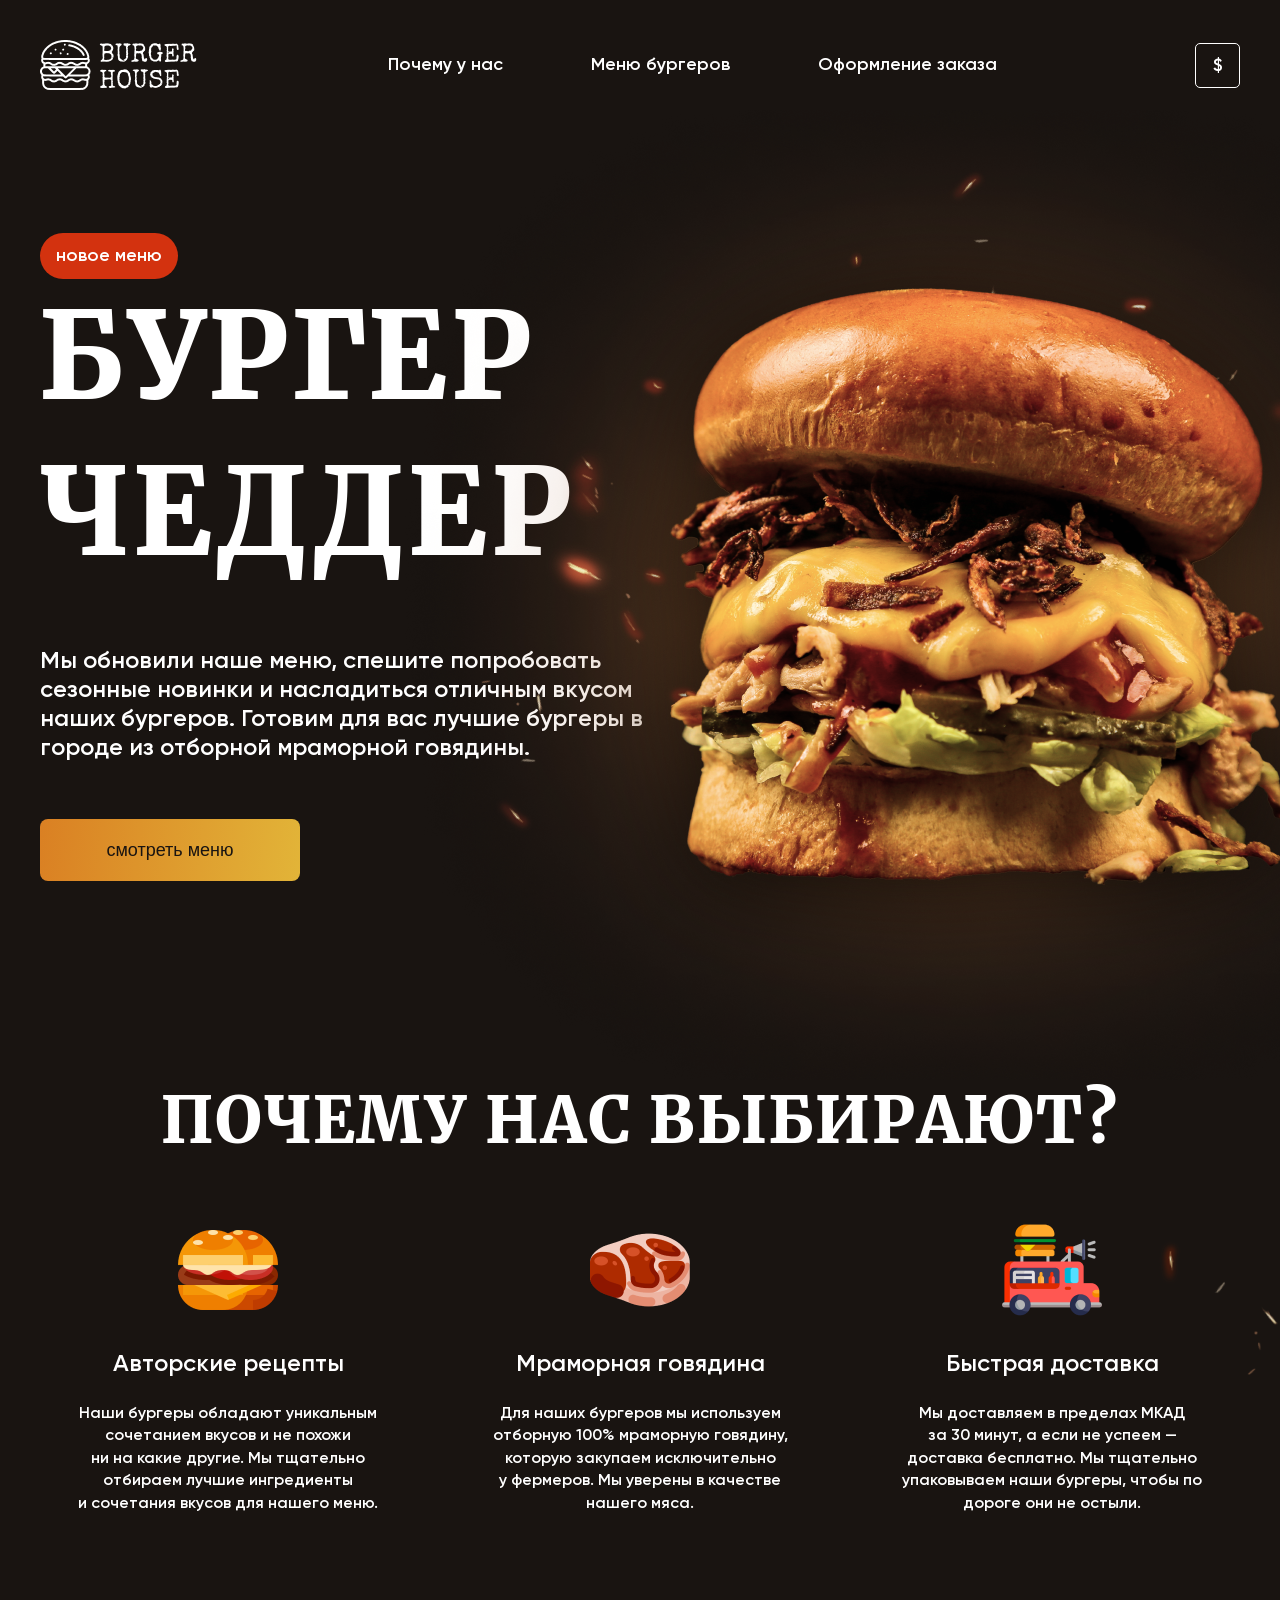
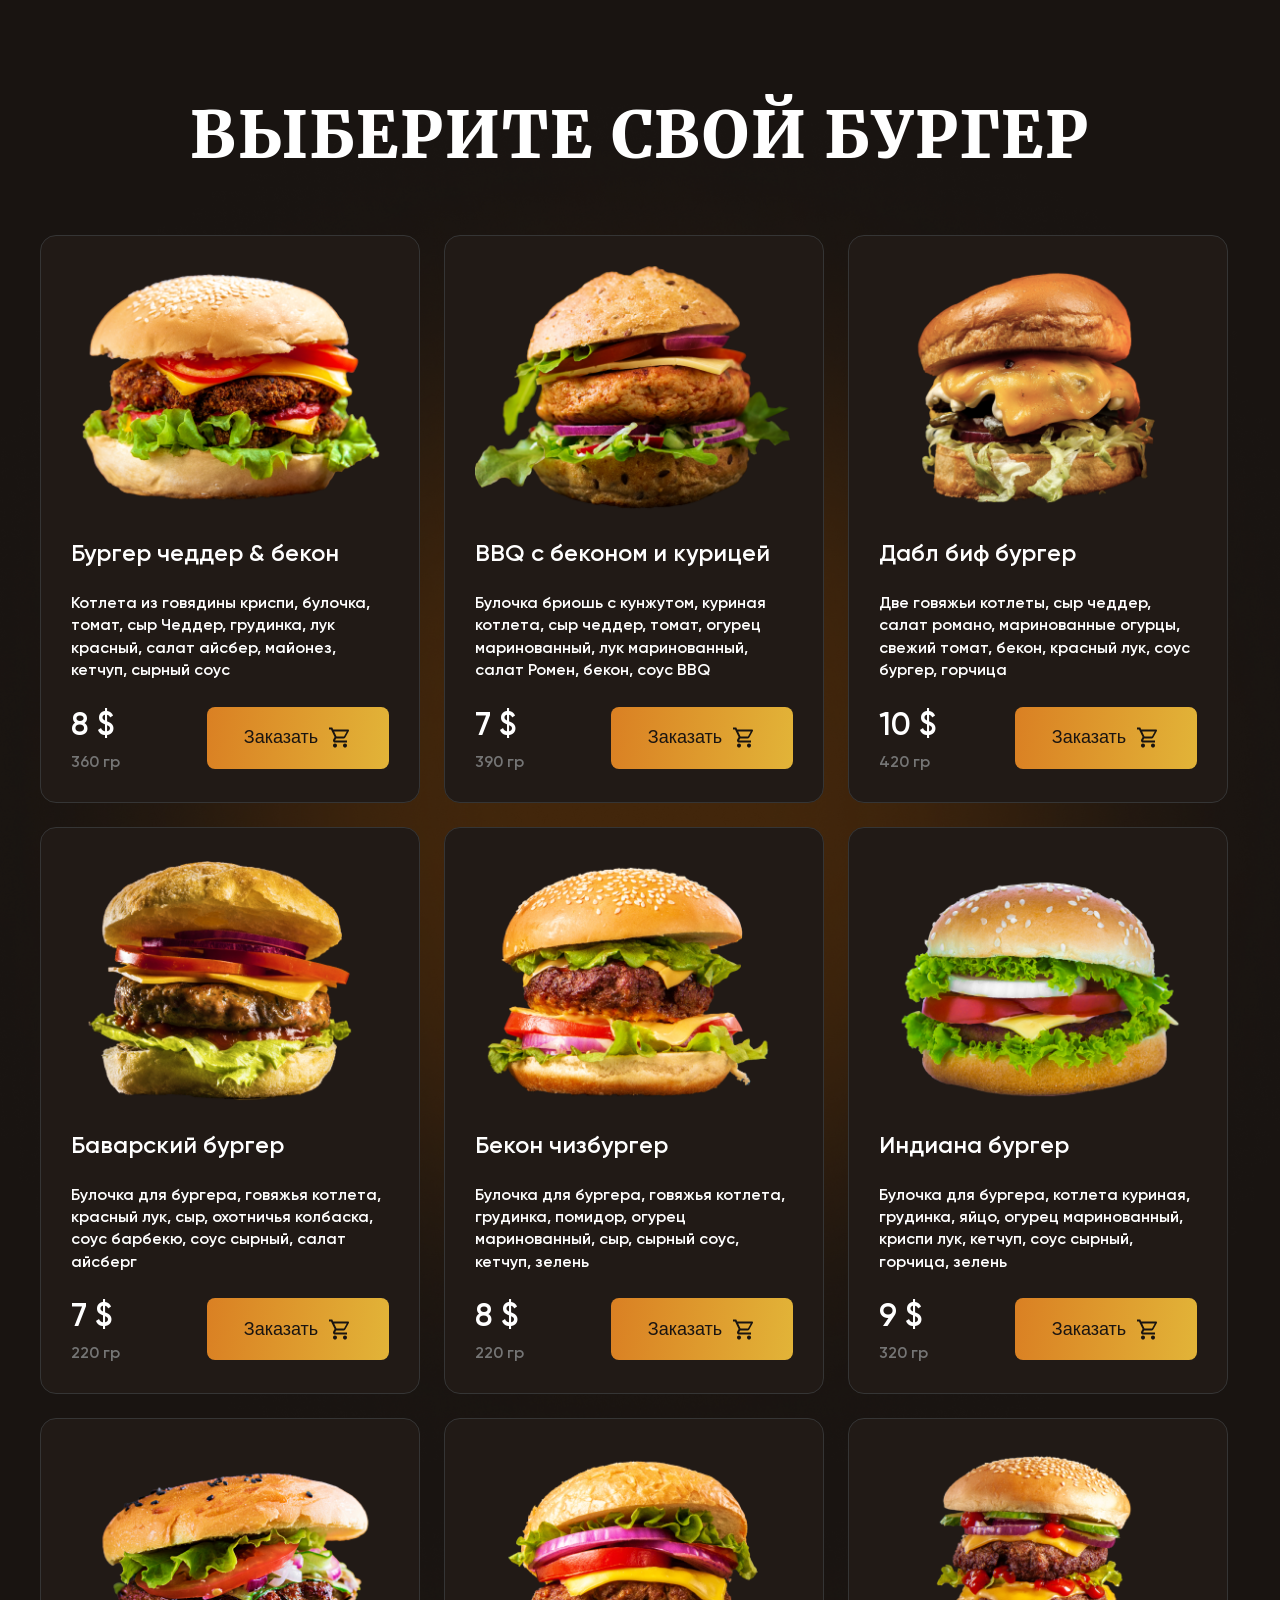
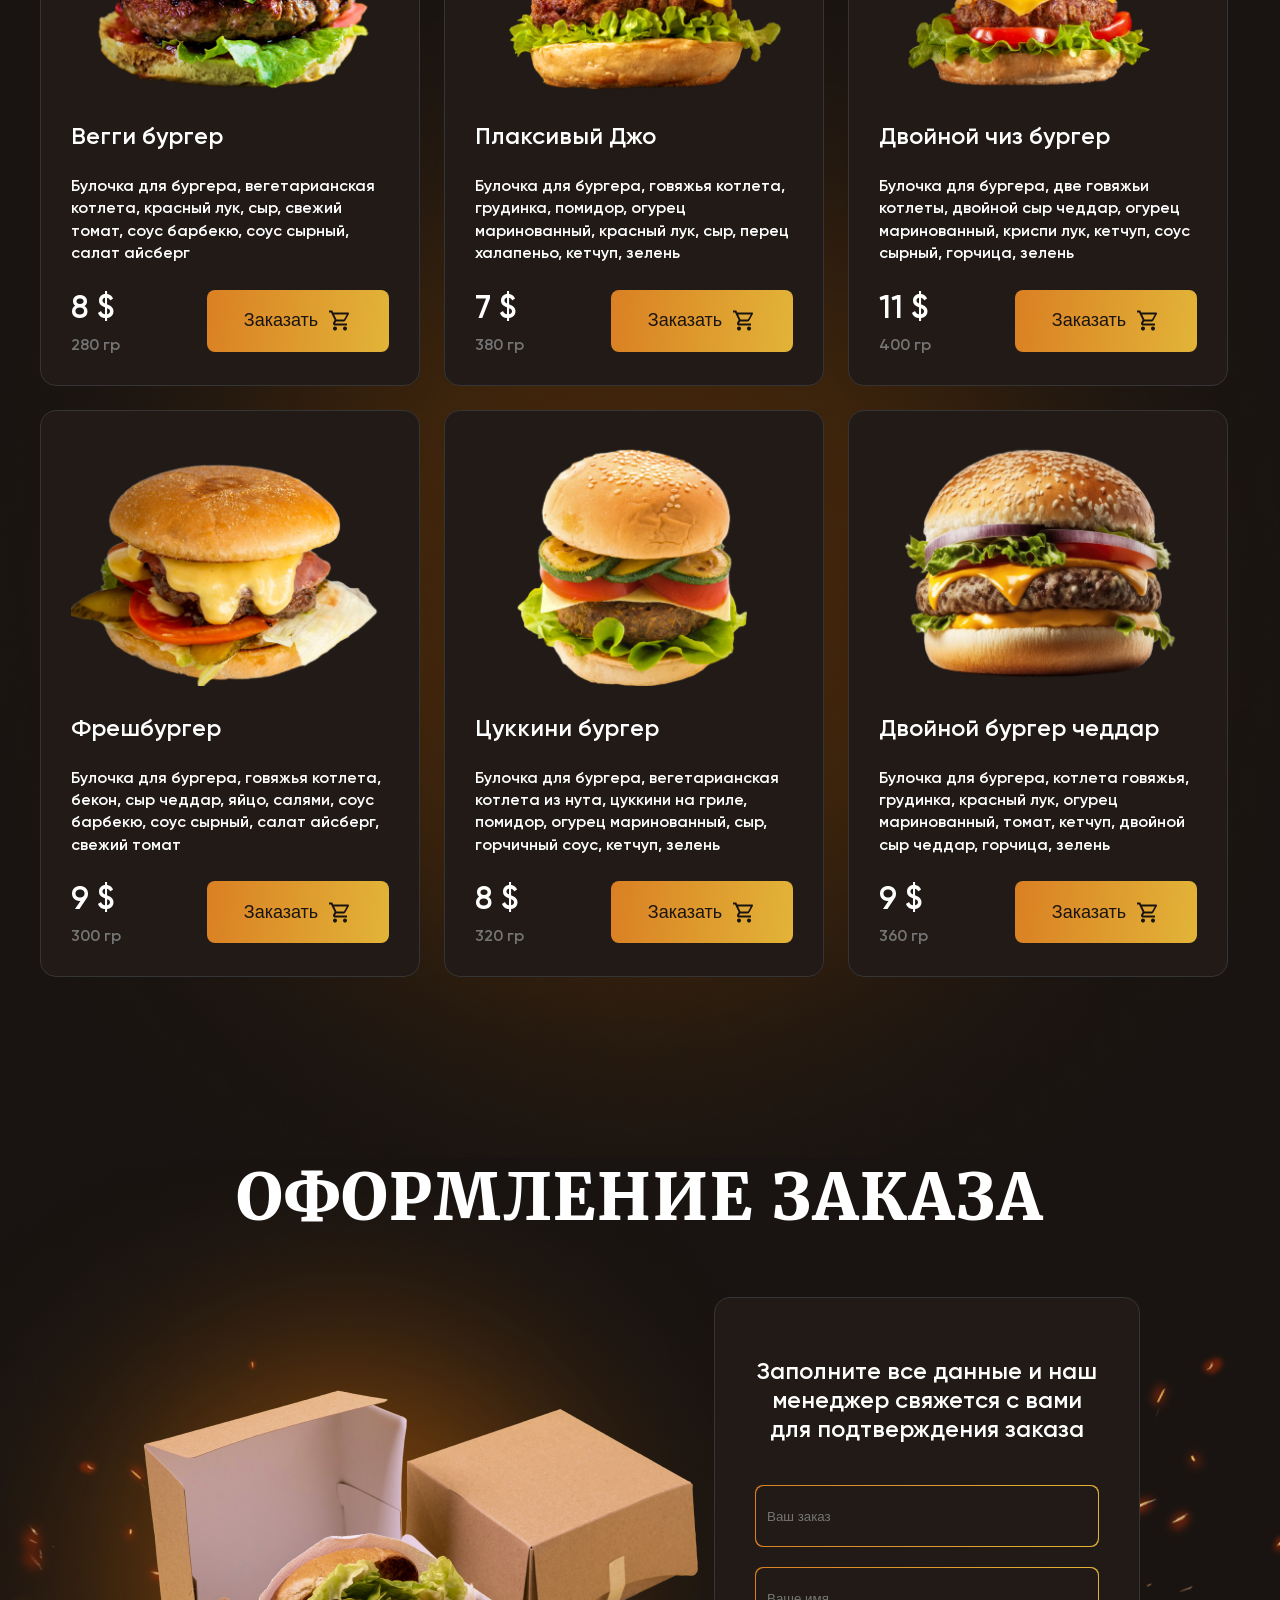
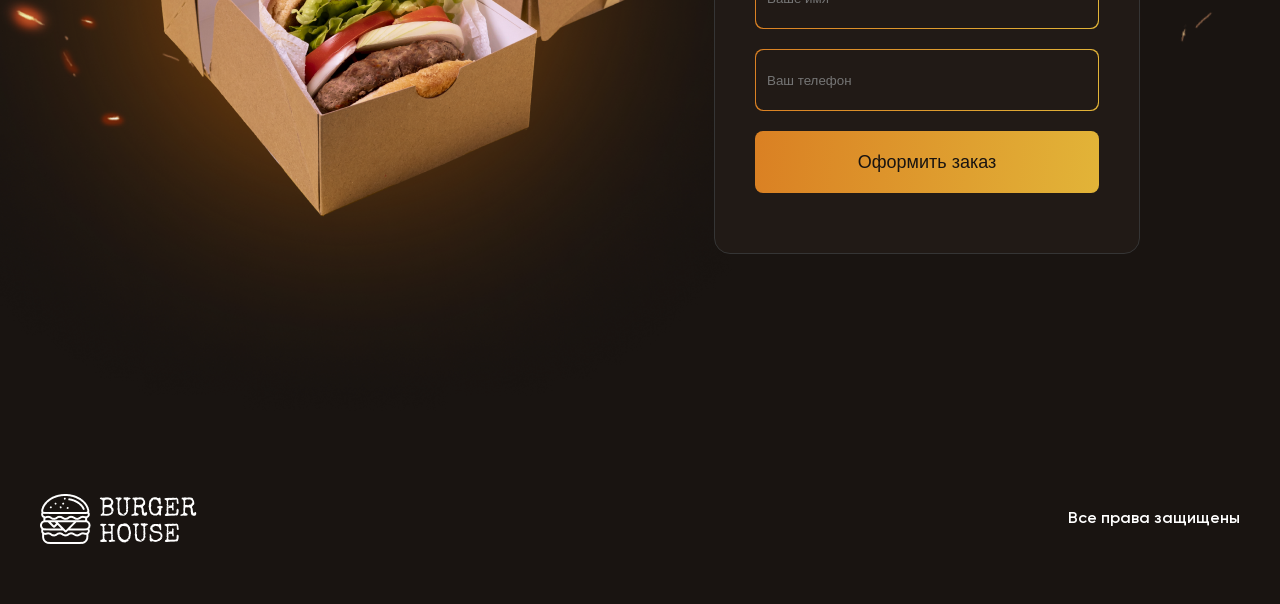
<file: burgers-intensive/index.html>
<!DOCTYPE html>
<html lang="en">
<head>
    <meta charset="UTF-8">
    <title>бургер чеддер</title>
    <link rel="stylesheet" href="styles/style.css">
</head>
<body>
<section class="main">
    <header class="header">
        <div class="container">
            <div class="logo">
                <img src="images/Logo.png" alt="logo"/>
            </div>
            <nav class="menu">
                <ul class="menu-list">
                    <li class="menu-item">
                        <a data-link="why">
                            Почему у нас
                        </a>
                    </li>
                    <li class="menu-item">
                        <a data-link="products">
                            Меню бургеров
                        </a>
                    </li>
                    <li class="menu-item">
                        <a data-link="order">
                            Оформление заказа
                        </a>
                    </li>
                </ul>
            </nav>
            <div class="currency" title="Изменить валюту" id="change-currency">$</div>
        </div>
    </header>


    <section class="main-content">
        <div class="container">
            <div class="main-info">
                <span class="main-small-info">новое меню</span>
                <h1 class="main-title">бургер чеддер</h1>
                <p class="main-text">
                    Мы обновили наше меню, спешите попробовать сезонные новинки и насладиться отличным вкусом наших
                    бургеров.
                    Готовим для вас лучшие бургеры в городе из отборной мраморной говядины.
                </p>
                <div class="main-action">
                    <button class="button" id="main-action-button">смотреть меню</button>
                </div>
            </div>

            <img src="images/main_burger.png" alt="big burger" class="main-images"/>

        </div>
    </section>
</section>

<section class="why" id="why">
    <div class="container">
        <div class="why-title common-title">почему нас выбирают?</div>
        <div class="why-items">
            <div class="why-item">
                <img src="images/burger.png" alt="burger"/>
                <div class="why-item-title">Авторские рецепты</div>
                <div class="why-item-text">
                    Наши бургеры обладают уникальным сочетанием вкусов и не похожи ни на какие другие. Мы тщательно
                    отбираем лучшие ингредиенты и сочетания вкусов для нашего меню.
                </div>
            </div>
            <div class="why-item">
                <img src="images/meat.png" alt="meat"/>
                <div class="why-item-title">Мраморная говядина</div>
                <div class="why-item-text">
                    Для наших бургеров мы используем отборную 100% мраморную говядину, которую закупаем
                    исключительно
                    у фермеров. Мы уверены в качестве нашего мяса.
                </div>
            </div>
            <div class="why-item">
                <img src="images/foodTruck.png" alt="food_truck"/>
                <div class="why-item-title">Быстрая доставка</div>
                <div class="why-item-text">
                    Мы доставляем в пределах МКАД за 30 минут, а если не успеем — доставка бесплатно. Мы тщательно
                    упаковываем наши бургеры, чтобы по дороге они не остыли.
                </div>
            </div>
        </div>
    </div>
</section>
<section class="products" id="products">
    <div class="container">
        <div class="products-title common-title">
            выберите свой бургер
        </div>
        <div class="products-items">
            <div class="products-item">
                <div class="products-item-image">
                    <img src="images/1.png" alt="burger"/>
                </div>
                <div class="products-item-title">
                    Бургер чеддер & бекон
                </div>
                <div class="products-item-text">
                    Котлета из говядины криспи, булочка, томат, сыр Чеддер, грудинка, лук красный, салат айсбер,
                    майонез, кетчуп, сырный соус
                </div>
                <div class="products-item-extra">
                    <div class="products-item-info">
                        <div class="products-item-price" data-base-prise="8">8 $</div>
                        <div class="products-item-weight">360 гр</div>
                    </div>
                    <div class="products-item-action">
                        <button class="button product-button">
                        <span>
                            Заказать
                        </span>
                            <svg xmlns="http://www.w3.org/2000/svg" width="24" height="25" viewBox="0 0 24 25"
                                 fill="none">
                                <path d="M17 18.5C17.5304 18.5 18.0391 18.7107 18.4142 19.0858C18.7893 19.4609 19 19.9696 19 20.5C19 21.0304 18.7893 21.5391 18.4142 21.9142C18.0391 22.2893 17.5304 22.5 17 22.5C16.4696 22.5 15.9609 22.2893 15.5858 21.9142C15.2107 21.5391 15 21.0304 15 20.5C15 19.39 15.89 18.5 17 18.5ZM1 2.5H4.27L5.21 4.5H20C20.2652 4.5 20.5196 4.60536 20.7071 4.79289C20.8946 4.98043 21 5.23478 21 5.5C21 5.67 20.95 5.84 20.88 6L17.3 12.47C16.96 13.08 16.3 13.5 15.55 13.5H8.1L7.2 15.13L7.17 15.25C7.17 15.3163 7.19634 15.3799 7.24322 15.4268C7.29011 15.4737 7.3537 15.5 7.42 15.5H19V17.5H7C6.46957 17.5 5.96086 17.2893 5.58579 16.9142C5.21071 16.5391 5 16.0304 5 15.5C5 15.15 5.09 14.82 5.24 14.54L6.6 12.09L3 4.5H1V2.5ZM7 18.5C7.53043 18.5 8.03914 18.7107 8.41421 19.0858C8.78929 19.4609 9 19.9696 9 20.5C9 21.0304 8.78929 21.5391 8.41421 21.9142C8.03914 22.2893 7.53043 22.5 7 22.5C6.46957 22.5 5.96086 22.2893 5.58579 21.9142C5.21071 21.5391 5 21.0304 5 20.5C5 19.39 5.89 18.5 7 18.5ZM16 11.5L18.78 6.5H6.14L8.5 11.5H16Z"
                                      fill="#191411"/>
                            </svg>
                        </button>
                    </div>
                </div>
            </div>
            <div class="products-item">
                <div class="products-item-image">
                    <img src="images/2.png" alt="burger"/>
                </div>
                <div class="products-item-title">
                    BBQ с беконом и курицей
                </div>
                <div class="products-item-text">
                    Булочка бриошь с кунжутом, куриная котлета, сыр чеддер, томат, огурец маринованный, лук
                    маринованный, салат Ромен, бекон, соус BBQ
                </div>
                <div class="products-item-extra">
                    <div class="products-item-info">
                        <div class="products-item-price" data-base-prise="7">7 $</div>
                        <div class="products-item-weight">390 гр</div>
                    </div>
                    <div class="products-item-action">
                        <button class="button product-button">
                        <span>
                            Заказать
                        </span>
                            <svg xmlns="http://www.w3.org/2000/svg" width="24" height="25" viewBox="0 0 24 25"
                                 fill="none">
                                <path d="M17 18.5C17.5304 18.5 18.0391 18.7107 18.4142 19.0858C18.7893 19.4609 19 19.9696 19 20.5C19 21.0304 18.7893 21.5391 18.4142 21.9142C18.0391 22.2893 17.5304 22.5 17 22.5C16.4696 22.5 15.9609 22.2893 15.5858 21.9142C15.2107 21.5391 15 21.0304 15 20.5C15 19.39 15.89 18.5 17 18.5ZM1 2.5H4.27L5.21 4.5H20C20.2652 4.5 20.5196 4.60536 20.7071 4.79289C20.8946 4.98043 21 5.23478 21 5.5C21 5.67 20.95 5.84 20.88 6L17.3 12.47C16.96 13.08 16.3 13.5 15.55 13.5H8.1L7.2 15.13L7.17 15.25C7.17 15.3163 7.19634 15.3799 7.24322 15.4268C7.29011 15.4737 7.3537 15.5 7.42 15.5H19V17.5H7C6.46957 17.5 5.96086 17.2893 5.58579 16.9142C5.21071 16.5391 5 16.0304 5 15.5C5 15.15 5.09 14.82 5.24 14.54L6.6 12.09L3 4.5H1V2.5ZM7 18.5C7.53043 18.5 8.03914 18.7107 8.41421 19.0858C8.78929 19.4609 9 19.9696 9 20.5C9 21.0304 8.78929 21.5391 8.41421 21.9142C8.03914 22.2893 7.53043 22.5 7 22.5C6.46957 22.5 5.96086 22.2893 5.58579 21.9142C5.21071 21.5391 5 21.0304 5 20.5C5 19.39 5.89 18.5 7 18.5ZM16 11.5L18.78 6.5H6.14L8.5 11.5H16Z"
                                      fill="#191411"/>
                            </svg>
                        </button>
                    </div>

                </div>
            </div>
            <div class="products-item">
                <div class="products-item-image">
                    <img src="images/3.png" alt="burger"/>
                </div>
                <div class="products-item-title">
                    Дабл биф бургер
                </div>
                <div class="products-item-text">
                    Две говяжьи котлеты, сыр чеддер, салат романо, маринованные огурцы, свежий томат, бекон, красный
                    лук, соус бургер, горчица
                </div>
                <div class="products-item-extra">
                    <div class="products-item-info">
                        <div class="products-item-price" data-base-prise="10">10 $</div>
                        <div class="products-item-weight">420 гр</div>
                    </div>
                    <div class="products-item-action">
                        <button class="button product-button">
                        <span>
                            Заказать
                        </span>
                            <svg xmlns="http://www.w3.org/2000/svg" width="24" height="25" viewBox="0 0 24 25"
                                 fill="none">
                                <path d="M17 18.5C17.5304 18.5 18.0391 18.7107 18.4142 19.0858C18.7893 19.4609 19 19.9696 19 20.5C19 21.0304 18.7893 21.5391 18.4142 21.9142C18.0391 22.2893 17.5304 22.5 17 22.5C16.4696 22.5 15.9609 22.2893 15.5858 21.9142C15.2107 21.5391 15 21.0304 15 20.5C15 19.39 15.89 18.5 17 18.5ZM1 2.5H4.27L5.21 4.5H20C20.2652 4.5 20.5196 4.60536 20.7071 4.79289C20.8946 4.98043 21 5.23478 21 5.5C21 5.67 20.95 5.84 20.88 6L17.3 12.47C16.96 13.08 16.3 13.5 15.55 13.5H8.1L7.2 15.13L7.17 15.25C7.17 15.3163 7.19634 15.3799 7.24322 15.4268C7.29011 15.4737 7.3537 15.5 7.42 15.5H19V17.5H7C6.46957 17.5 5.96086 17.2893 5.58579 16.9142C5.21071 16.5391 5 16.0304 5 15.5C5 15.15 5.09 14.82 5.24 14.54L6.6 12.09L3 4.5H1V2.5ZM7 18.5C7.53043 18.5 8.03914 18.7107 8.41421 19.0858C8.78929 19.4609 9 19.9696 9 20.5C9 21.0304 8.78929 21.5391 8.41421 21.9142C8.03914 22.2893 7.53043 22.5 7 22.5C6.46957 22.5 5.96086 22.2893 5.58579 21.9142C5.21071 21.5391 5 21.0304 5 20.5C5 19.39 5.89 18.5 7 18.5ZM16 11.5L18.78 6.5H6.14L8.5 11.5H16Z"
                                      fill="#191411"/>
                            </svg>
                        </button>
                    </div>

                </div>
            </div>
            <div class="products-item">
                <div class="products-item-image">
                    <img src="images/4.png" alt="burger"/>
                </div>
                <div class="products-item-title">
                    Баварский бургер
                </div>
                <div class="products-item-text">
                    Булочка для бургера, говяжья котлета, красный лук, сыр, охотничья колбаска, соус барбекю, соус
                    сырный, салат айсберг
                </div>
                <div class="products-item-extra">
                    <div class="products-item-info">
                        <div class="products-item-price" data-base-prise="7">7 $</div>
                        <div class="products-item-weight">220 гр</div>
                    </div>
                    <div class="products-item-action">
                        <button class="button product-button">
                        <span>
                            Заказать
                        </span>
                            <svg xmlns="http://www.w3.org/2000/svg" width="24" height="25" viewBox="0 0 24 25"
                                 fill="none">
                                <path d="M17 18.5C17.5304 18.5 18.0391 18.7107 18.4142 19.0858C18.7893 19.4609 19 19.9696 19 20.5C19 21.0304 18.7893 21.5391 18.4142 21.9142C18.0391 22.2893 17.5304 22.5 17 22.5C16.4696 22.5 15.9609 22.2893 15.5858 21.9142C15.2107 21.5391 15 21.0304 15 20.5C15 19.39 15.89 18.5 17 18.5ZM1 2.5H4.27L5.21 4.5H20C20.2652 4.5 20.5196 4.60536 20.7071 4.79289C20.8946 4.98043 21 5.23478 21 5.5C21 5.67 20.95 5.84 20.88 6L17.3 12.47C16.96 13.08 16.3 13.5 15.55 13.5H8.1L7.2 15.13L7.17 15.25C7.17 15.3163 7.19634 15.3799 7.24322 15.4268C7.29011 15.4737 7.3537 15.5 7.42 15.5H19V17.5H7C6.46957 17.5 5.96086 17.2893 5.58579 16.9142C5.21071 16.5391 5 16.0304 5 15.5C5 15.15 5.09 14.82 5.24 14.54L6.6 12.09L3 4.5H1V2.5ZM7 18.5C7.53043 18.5 8.03914 18.7107 8.41421 19.0858C8.78929 19.4609 9 19.9696 9 20.5C9 21.0304 8.78929 21.5391 8.41421 21.9142C8.03914 22.2893 7.53043 22.5 7 22.5C6.46957 22.5 5.96086 22.2893 5.58579 21.9142C5.21071 21.5391 5 21.0304 5 20.5C5 19.39 5.89 18.5 7 18.5ZM16 11.5L18.78 6.5H6.14L8.5 11.5H16Z"
                                      fill="#191411"/>
                            </svg>
                        </button>
                    </div>

                </div>
            </div>
            <div class="products-item">
                <div class="products-item-image">
                    <img src="images/5.png" alt="burger"/>
                </div>
                <div class="products-item-title">
                    Бекон чизбургер
                </div>
                <div class="products-item-text">
                    Булочка для бургера, говяжья котлета, грудинка, помидор, огурец маринованный, сыр, сырный соус,
                    кетчуп, зелень
                </div>
                <div class="products-item-extra">
                    <div class="products-item-info">
                        <div class="products-item-price" data-base-prise="8">8 $</div>
                        <div class="products-item-weight">220 гр</div>
                    </div>
                    <div class="products-item-action">
                        <button class="button product-button">
                        <span>
                            Заказать
                        </span>
                            <svg xmlns="http://www.w3.org/2000/svg" width="24" height="25" viewBox="0 0 24 25"
                                 fill="none">
                                <path d="M17 18.5C17.5304 18.5 18.0391 18.7107 18.4142 19.0858C18.7893 19.4609 19 19.9696 19 20.5C19 21.0304 18.7893 21.5391 18.4142 21.9142C18.0391 22.2893 17.5304 22.5 17 22.5C16.4696 22.5 15.9609 22.2893 15.5858 21.9142C15.2107 21.5391 15 21.0304 15 20.5C15 19.39 15.89 18.5 17 18.5ZM1 2.5H4.27L5.21 4.5H20C20.2652 4.5 20.5196 4.60536 20.7071 4.79289C20.8946 4.98043 21 5.23478 21 5.5C21 5.67 20.95 5.84 20.88 6L17.3 12.47C16.96 13.08 16.3 13.5 15.55 13.5H8.1L7.2 15.13L7.17 15.25C7.17 15.3163 7.19634 15.3799 7.24322 15.4268C7.29011 15.4737 7.3537 15.5 7.42 15.5H19V17.5H7C6.46957 17.5 5.96086 17.2893 5.58579 16.9142C5.21071 16.5391 5 16.0304 5 15.5C5 15.15 5.09 14.82 5.24 14.54L6.6 12.09L3 4.5H1V2.5ZM7 18.5C7.53043 18.5 8.03914 18.7107 8.41421 19.0858C8.78929 19.4609 9 19.9696 9 20.5C9 21.0304 8.78929 21.5391 8.41421 21.9142C8.03914 22.2893 7.53043 22.5 7 22.5C6.46957 22.5 5.96086 22.2893 5.58579 21.9142C5.21071 21.5391 5 21.0304 5 20.5C5 19.39 5.89 18.5 7 18.5ZM16 11.5L18.78 6.5H6.14L8.5 11.5H16Z"
                                      fill="#191411"/>
                            </svg>
                        </button>
                    </div>

                </div>
            </div>
            <div class="products-item">
                <div class="products-item-image">
                    <img src="images/6.png" alt="burger"/></div>
                <div class="products-item-title">
                    Индиана бургер
                </div>
                <div class="products-item-text">
                    Булочка для бургера, котлета куриная, грудинка, яйцо, огурец маринованный, криспи лук, кетчуп, соус
                    сырный, горчица, зелень
                </div>
                <div class="products-item-extra">
                    <div class="products-item-info">
                        <div class="products-item-price" data-base-prise="9">9 $</div>
                        <div class="products-item-weight">320 гр</div>
                    </div>
                    <div class="products-item-action">
                        <button class="button product-button">
                        <span>
                            Заказать
                        </span>
                            <svg xmlns="http://www.w3.org/2000/svg" width="24" height="25" viewBox="0 0 24 25"
                                 fill="none">
                                <path d="M17 18.5C17.5304 18.5 18.0391 18.7107 18.4142 19.0858C18.7893 19.4609 19 19.9696 19 20.5C19 21.0304 18.7893 21.5391 18.4142 21.9142C18.0391 22.2893 17.5304 22.5 17 22.5C16.4696 22.5 15.9609 22.2893 15.5858 21.9142C15.2107 21.5391 15 21.0304 15 20.5C15 19.39 15.89 18.5 17 18.5ZM1 2.5H4.27L5.21 4.5H20C20.2652 4.5 20.5196 4.60536 20.7071 4.79289C20.8946 4.98043 21 5.23478 21 5.5C21 5.67 20.95 5.84 20.88 6L17.3 12.47C16.96 13.08 16.3 13.5 15.55 13.5H8.1L7.2 15.13L7.17 15.25C7.17 15.3163 7.19634 15.3799 7.24322 15.4268C7.29011 15.4737 7.3537 15.5 7.42 15.5H19V17.5H7C6.46957 17.5 5.96086 17.2893 5.58579 16.9142C5.21071 16.5391 5 16.0304 5 15.5C5 15.15 5.09 14.82 5.24 14.54L6.6 12.09L3 4.5H1V2.5ZM7 18.5C7.53043 18.5 8.03914 18.7107 8.41421 19.0858C8.78929 19.4609 9 19.9696 9 20.5C9 21.0304 8.78929 21.5391 8.41421 21.9142C8.03914 22.2893 7.53043 22.5 7 22.5C6.46957 22.5 5.96086 22.2893 5.58579 21.9142C5.21071 21.5391 5 21.0304 5 20.5C5 19.39 5.89 18.5 7 18.5ZM16 11.5L18.78 6.5H6.14L8.5 11.5H16Z"
                                      fill="#191411"/>
                            </svg>
                        </button>
                    </div>

                </div>
            </div>
            <div class="products-item">
                <div class="products-item-image">
                    <img src="images/7.png" alt="burger"/></div>
                <div class="products-item-title">
                    Вегги бургер
                </div>
                <div class="products-item-text">
                    Булочка для бургера, вегетарианская котлета, красный лук, сыр, свежий томат, соус барбекю, соус
                    сырный, салат айсберг
                </div>
                <div class="products-item-extra">
                    <div class="products-item-info">
                        <div class="products-item-price" data-base-prise="8">8 $</div>
                        <div class="products-item-weight">280 гр</div>
                    </div>
                    <div class="products-item-action">
                        <button class="button product-button">
                        <span>
                            Заказать
                        </span>
                            <svg xmlns="http://www.w3.org/2000/svg" width="24" height="25" viewBox="0 0 24 25"
                                 fill="none">
                                <path d="M17 18.5C17.5304 18.5 18.0391 18.7107 18.4142 19.0858C18.7893 19.4609 19 19.9696 19 20.5C19 21.0304 18.7893 21.5391 18.4142 21.9142C18.0391 22.2893 17.5304 22.5 17 22.5C16.4696 22.5 15.9609 22.2893 15.5858 21.9142C15.2107 21.5391 15 21.0304 15 20.5C15 19.39 15.89 18.5 17 18.5ZM1 2.5H4.27L5.21 4.5H20C20.2652 4.5 20.5196 4.60536 20.7071 4.79289C20.8946 4.98043 21 5.23478 21 5.5C21 5.67 20.95 5.84 20.88 6L17.3 12.47C16.96 13.08 16.3 13.5 15.55 13.5H8.1L7.2 15.13L7.17 15.25C7.17 15.3163 7.19634 15.3799 7.24322 15.4268C7.29011 15.4737 7.3537 15.5 7.42 15.5H19V17.5H7C6.46957 17.5 5.96086 17.2893 5.58579 16.9142C5.21071 16.5391 5 16.0304 5 15.5C5 15.15 5.09 14.82 5.24 14.54L6.6 12.09L3 4.5H1V2.5ZM7 18.5C7.53043 18.5 8.03914 18.7107 8.41421 19.0858C8.78929 19.4609 9 19.9696 9 20.5C9 21.0304 8.78929 21.5391 8.41421 21.9142C8.03914 22.2893 7.53043 22.5 7 22.5C6.46957 22.5 5.96086 22.2893 5.58579 21.9142C5.21071 21.5391 5 21.0304 5 20.5C5 19.39 5.89 18.5 7 18.5ZM16 11.5L18.78 6.5H6.14L8.5 11.5H16Z"
                                      fill="#191411"/>
                            </svg>
                        </button>
                    </div>

                </div>
            </div>
            <div class="products-item">
                <div class="products-item-image">
                    <img src="images/8.png" alt="burger"/></div>
                <div class="products-item-title">
                    Плаксивый Джо
                </div>
                <div class="products-item-text">
                    Булочка для бургера, говяжья котлета, грудинка, помидор, огурец маринованный, красный лук, сыр,
                    перец халапеньо, кетчуп, зелень
                </div>
                <div class="products-item-extra">
                    <div class="products-item-info">
                        <div class="products-item-price" data-base-prise="7">7 $</div>
                        <div class="products-item-weight">380 гр</div>
                    </div>
                    <div class="products-item-action">
                        <button class="button product-button">
                        <span>
                            Заказать
                        </span>
                            <svg xmlns="http://www.w3.org/2000/svg" width="24" height="25" viewBox="0 0 24 25"
                                 fill="none">
                                <path d="M17 18.5C17.5304 18.5 18.0391 18.7107 18.4142 19.0858C18.7893 19.4609 19 19.9696 19 20.5C19 21.0304 18.7893 21.5391 18.4142 21.9142C18.0391 22.2893 17.5304 22.5 17 22.5C16.4696 22.5 15.9609 22.2893 15.5858 21.9142C15.2107 21.5391 15 21.0304 15 20.5C15 19.39 15.89 18.5 17 18.5ZM1 2.5H4.27L5.21 4.5H20C20.2652 4.5 20.5196 4.60536 20.7071 4.79289C20.8946 4.98043 21 5.23478 21 5.5C21 5.67 20.95 5.84 20.88 6L17.3 12.47C16.96 13.08 16.3 13.5 15.55 13.5H8.1L7.2 15.13L7.17 15.25C7.17 15.3163 7.19634 15.3799 7.24322 15.4268C7.29011 15.4737 7.3537 15.5 7.42 15.5H19V17.5H7C6.46957 17.5 5.96086 17.2893 5.58579 16.9142C5.21071 16.5391 5 16.0304 5 15.5C5 15.15 5.09 14.82 5.24 14.54L6.6 12.09L3 4.5H1V2.5ZM7 18.5C7.53043 18.5 8.03914 18.7107 8.41421 19.0858C8.78929 19.4609 9 19.9696 9 20.5C9 21.0304 8.78929 21.5391 8.41421 21.9142C8.03914 22.2893 7.53043 22.5 7 22.5C6.46957 22.5 5.96086 22.2893 5.58579 21.9142C5.21071 21.5391 5 21.0304 5 20.5C5 19.39 5.89 18.5 7 18.5ZM16 11.5L18.78 6.5H6.14L8.5 11.5H16Z"
                                      fill="#191411"/>
                            </svg>
                        </button>
                    </div>

                </div>
            </div>
            <div class="products-item">
                <div class="products-item-image">
                    <img src="images/9.png" alt="burger"/></div>
                <div class="products-item-title">
                    Двойной чиз бургер
                </div>
                <div class="products-item-text">
                    Булочка для бургера, две говяжьи котлеты, двойной сыр чеддар, огурец маринованный, криспи лук,
                    кетчуп, соус сырный, горчица, зелень
                </div>
                <div class="products-item-extra">
                    <div class="products-item-info">
                        <div class="products-item-price" data-base-prise="11">11 $</div>
                        <div class="products-item-weight">400 гр</div>
                    </div>
                    <div class="products-item-action">
                        <button class="button product-button">
                        <span>
                            Заказать
                        </span>
                            <svg xmlns="http://www.w3.org/2000/svg" width="24" height="25" viewBox="0 0 24 25"
                                 fill="none">
                                <path d="M17 18.5C17.5304 18.5 18.0391 18.7107 18.4142 19.0858C18.7893 19.4609 19 19.9696 19 20.5C19 21.0304 18.7893 21.5391 18.4142 21.9142C18.0391 22.2893 17.5304 22.5 17 22.5C16.4696 22.5 15.9609 22.2893 15.5858 21.9142C15.2107 21.5391 15 21.0304 15 20.5C15 19.39 15.89 18.5 17 18.5ZM1 2.5H4.27L5.21 4.5H20C20.2652 4.5 20.5196 4.60536 20.7071 4.79289C20.8946 4.98043 21 5.23478 21 5.5C21 5.67 20.95 5.84 20.88 6L17.3 12.47C16.96 13.08 16.3 13.5 15.55 13.5H8.1L7.2 15.13L7.17 15.25C7.17 15.3163 7.19634 15.3799 7.24322 15.4268C7.29011 15.4737 7.3537 15.5 7.42 15.5H19V17.5H7C6.46957 17.5 5.96086 17.2893 5.58579 16.9142C5.21071 16.5391 5 16.0304 5 15.5C5 15.15 5.09 14.82 5.24 14.54L6.6 12.09L3 4.5H1V2.5ZM7 18.5C7.53043 18.5 8.03914 18.7107 8.41421 19.0858C8.78929 19.4609 9 19.9696 9 20.5C9 21.0304 8.78929 21.5391 8.41421 21.9142C8.03914 22.2893 7.53043 22.5 7 22.5C6.46957 22.5 5.96086 22.2893 5.58579 21.9142C5.21071 21.5391 5 21.0304 5 20.5C5 19.39 5.89 18.5 7 18.5ZM16 11.5L18.78 6.5H6.14L8.5 11.5H16Z"
                                      fill="#191411"/>
                            </svg>
                        </button>
                    </div>

                </div>
            </div>
            <div class="products-item">
                <div class="products-item-image">
                    <img src="images/10.png" alt="burger"/></div>
                <div class="products-item-title">
                    Фрешбургер
                </div>
                <div class="products-item-text">
                    Булочка для бургера, говяжья котлета, бекон, сыр чеддар, яйцо, салями, соус барбекю, соус сырный,
                    салат айсберг, свежий томат

                </div>
                <div class="products-item-extra">
                    <div class="products-item-info">
                        <div class="products-item-price" data-base-prise="9">9 $</div>
                        <div class="products-item-weight">300 гр</div>
                    </div>
                    <div class="products-item-action">
                        <button class="button product-button">
                        <span>
                            Заказать
                        </span>
                            <svg xmlns="http://www.w3.org/2000/svg" width="24" height="25" viewBox="0 0 24 25"
                                 fill="none">
                                <path d="M17 18.5C17.5304 18.5 18.0391 18.7107 18.4142 19.0858C18.7893 19.4609 19 19.9696 19 20.5C19 21.0304 18.7893 21.5391 18.4142 21.9142C18.0391 22.2893 17.5304 22.5 17 22.5C16.4696 22.5 15.9609 22.2893 15.5858 21.9142C15.2107 21.5391 15 21.0304 15 20.5C15 19.39 15.89 18.5 17 18.5ZM1 2.5H4.27L5.21 4.5H20C20.2652 4.5 20.5196 4.60536 20.7071 4.79289C20.8946 4.98043 21 5.23478 21 5.5C21 5.67 20.95 5.84 20.88 6L17.3 12.47C16.96 13.08 16.3 13.5 15.55 13.5H8.1L7.2 15.13L7.17 15.25C7.17 15.3163 7.19634 15.3799 7.24322 15.4268C7.29011 15.4737 7.3537 15.5 7.42 15.5H19V17.5H7C6.46957 17.5 5.96086 17.2893 5.58579 16.9142C5.21071 16.5391 5 16.0304 5 15.5C5 15.15 5.09 14.82 5.24 14.54L6.6 12.09L3 4.5H1V2.5ZM7 18.5C7.53043 18.5 8.03914 18.7107 8.41421 19.0858C8.78929 19.4609 9 19.9696 9 20.5C9 21.0304 8.78929 21.5391 8.41421 21.9142C8.03914 22.2893 7.53043 22.5 7 22.5C6.46957 22.5 5.96086 22.2893 5.58579 21.9142C5.21071 21.5391 5 21.0304 5 20.5C5 19.39 5.89 18.5 7 18.5ZM16 11.5L18.78 6.5H6.14L8.5 11.5H16Z"
                                      fill="#191411"/>
                            </svg>
                        </button>
                    </div>

                </div>
            </div>
            <div class="products-item">
                <div class="products-item-image">
                    <img src="images/11.png" alt="burger"/></div>
                <div class="products-item-title">
                    Цуккини бургер
                </div>
                <div class="products-item-text">
                    Булочка для бургера, вегетарианская котлета из нута, цуккини на гриле, помидор, огурец маринованный,
                    сыр, горчичный соус, кетчуп, зелень

                </div>
                <div class="products-item-extra">
                    <div class="products-item-info">
                        <div class="products-item-price" data-base-prise="8">8 $</div>
                        <div class="products-item-weight">320 гр</div>
                    </div>
                    <div class="products-item-action">
                        <button class="button product-button">
                        <span>
                            Заказать
                        </span>
                            <svg xmlns="http://www.w3.org/2000/svg" width="24" height="25" viewBox="0 0 24 25"
                                 fill="none">
                                <path d="M17 18.5C17.5304 18.5 18.0391 18.7107 18.4142 19.0858C18.7893 19.4609 19 19.9696 19 20.5C19 21.0304 18.7893 21.5391 18.4142 21.9142C18.0391 22.2893 17.5304 22.5 17 22.5C16.4696 22.5 15.9609 22.2893 15.5858 21.9142C15.2107 21.5391 15 21.0304 15 20.5C15 19.39 15.89 18.5 17 18.5ZM1 2.5H4.27L5.21 4.5H20C20.2652 4.5 20.5196 4.60536 20.7071 4.79289C20.8946 4.98043 21 5.23478 21 5.5C21 5.67 20.95 5.84 20.88 6L17.3 12.47C16.96 13.08 16.3 13.5 15.55 13.5H8.1L7.2 15.13L7.17 15.25C7.17 15.3163 7.19634 15.3799 7.24322 15.4268C7.29011 15.4737 7.3537 15.5 7.42 15.5H19V17.5H7C6.46957 17.5 5.96086 17.2893 5.58579 16.9142C5.21071 16.5391 5 16.0304 5 15.5C5 15.15 5.09 14.82 5.24 14.54L6.6 12.09L3 4.5H1V2.5ZM7 18.5C7.53043 18.5 8.03914 18.7107 8.41421 19.0858C8.78929 19.4609 9 19.9696 9 20.5C9 21.0304 8.78929 21.5391 8.41421 21.9142C8.03914 22.2893 7.53043 22.5 7 22.5C6.46957 22.5 5.96086 22.2893 5.58579 21.9142C5.21071 21.5391 5 21.0304 5 20.5C5 19.39 5.89 18.5 7 18.5ZM16 11.5L18.78 6.5H6.14L8.5 11.5H16Z"
                                      fill="#191411"/>
                            </svg>
                        </button>
                    </div>

                </div>
            </div>
            <div class="products-item">
                <div class="products-item-image">
                    <img src="images/12.png" alt="burger"/></div>
                <div class="products-item-title">
                    Двойной бургер чеддар
                </div>
                <div class="products-item-text">
                    Булочка для бургера, котлета говяжья, грудинка, красный лук, огурец маринованный, томат, кетчуп,
                    двойной сыр чеддар, горчица, зелень

                </div>
                <div class="products-item-extra">
                    <div class="products-item-info">
                        <div class="products-item-price" data-base-prise="8">9 $</div>
                        <div class="products-item-weight">360 гр</div>
                    </div>
                    <div class="products-item-action">
                        <button class="button product-button">
                        <span>
                            Заказать
                        </span>
                            <svg xmlns="http://www.w3.org/2000/svg" width="24" height="25" viewBox="0 0 24 25"
                                 fill="none">
                                <path d="M17 18.5C17.5304 18.5 18.0391 18.7107 18.4142 19.0858C18.7893 19.4609 19 19.9696 19 20.5C19 21.0304 18.7893 21.5391 18.4142 21.9142C18.0391 22.2893 17.5304 22.5 17 22.5C16.4696 22.5 15.9609 22.2893 15.5858 21.9142C15.2107 21.5391 15 21.0304 15 20.5C15 19.39 15.89 18.5 17 18.5ZM1 2.5H4.27L5.21 4.5H20C20.2652 4.5 20.5196 4.60536 20.7071 4.79289C20.8946 4.98043 21 5.23478 21 5.5C21 5.67 20.95 5.84 20.88 6L17.3 12.47C16.96 13.08 16.3 13.5 15.55 13.5H8.1L7.2 15.13L7.17 15.25C7.17 15.3163 7.19634 15.3799 7.24322 15.4268C7.29011 15.4737 7.3537 15.5 7.42 15.5H19V17.5H7C6.46957 17.5 5.96086 17.2893 5.58579 16.9142C5.21071 16.5391 5 16.0304 5 15.5C5 15.15 5.09 14.82 5.24 14.54L6.6 12.09L3 4.5H1V2.5ZM7 18.5C7.53043 18.5 8.03914 18.7107 8.41421 19.0858C8.78929 19.4609 9 19.9696 9 20.5C9 21.0304 8.78929 21.5391 8.41421 21.9142C8.03914 22.2893 7.53043 22.5 7 22.5C6.46957 22.5 5.96086 22.2893 5.58579 21.9142C5.21071 21.5391 5 21.0304 5 20.5C5 19.39 5.89 18.5 7 18.5ZM16 11.5L18.78 6.5H6.14L8.5 11.5H16Z"
                                      fill="#191411"/>
                            </svg>
                        </button>
                    </div>

                </div>
            </div>
        </div>

    </div>
</section>


<section class="order" id="order">
    <div class="container">
        <div class="order-title common-title">
            оформление заказа
        </div>
        <div class="order-image">
            <img src="images/order_image.png" alt="burgerInTheBox"/>
        </div>
        <div class="order-form">
            <div class="order-form-text">
                Заполните все данные и наш менеджер свяжется с вами для подтверждения заказа
            </div>
            <div class="order-form-inputs">
                <div class="order-form-input">
                    <input type="text" placeholder="Ваш заказ" id="burger">
                </div>
                <div class="order-form-input">
                    <input type="text" placeholder="Ваше имя" id="name">
                </div>
                <div class="order-form-input">
                    <input type="text" placeholder="Ваш телефон" id="phone">
                </div>
                <button class="button" id="order-action">
                    Оформить заказ
                </button>
            </div>

        </div>
    </div>
</section>
<footer class="footer">
    <div class="container">
        <div class="logo">
            <img src="images/Logo.png" alt="logo"/>
        </div>
        <div class="rights">Все права защищены</div>
    </div>
</footer>
<script src="scripts/script.js"></script>
</body>
</html>
</file>
<file: burgers-intensive/styles/style.css>
* {
    margin: 0;
    padding: 0;
}

@font-face {
    font-family: "Gilroy";
    src: url("../fonts/Gilroy-Semibold.ttf");
}

@font-face {
    font-family: "Merriweather";
    src: url("../fonts/Merriweather-Black.ttf");
}

body {
    background-color: #191411;
    font-family: "Gilroy", sans-serif;
    color: white;
}

.container {
    max-width: 1200px;
    margin: 0 auto;
}

.button {
    border-radius: 8px;
    background: linear-gradient(96deg, #DA8023 0%, #E2B438 100%);
    width: 260px;
    height: 62px;
    padding: 19px;
    box-sizing: border-box;
    display: flex;
    justify-content: center;
    align-items: center;
    border: 0;
    cursor: pointer;
    outline: none;
    color: #191411;
    text-align: center;
    font-size: 18px;
}

.button:hover {
    background: linear-gradient(96deg, #ac6115 0%, #9e7a19 100%);

}
.common-title{
    text-align: center;
    font-family: "Merriweather", sans-serif;
    font-size: 64px;
    line-height: 80px;
    letter-spacing: 1.92px;
    text-transform: uppercase;
}
.main {
    background-image: url("../images/main_bg.png");
    background-position: top center;
    overflow: hidden;
}

.header {
    padding: 40px 0;
}

.header .container {
    display: flex;
    align-items: center;
}

.logo img {
    vertical-align: bottom;
}

.menu {
    margin-left: 191px;
}

.menu-list {
    list-style: none;
    display: flex;
}

.menu-item {
    margin-right: 88px;
}

.menu-item a {
    color: white;
    font-size: 18px;
    text-decoration: none;
    cursor: pointer;
}

.menu-item a:hover {
    border-bottom: solid white;
}

.currency {
    border-radius: 5px;
    border: 1px solid #FFF;
    width: 45px;
    height: 45px;
    padding: 11px 0;
    box-sizing: border-box;
    cursor: pointer;
    margin-left: auto;
    text-align: center;
    font-size: 18px;
    user-select: none;
}

.main-content {
    padding-top: 103px;
    padding-bottom: 199px;
}

.main-content .container {
    position: relative;
}

.main-info {
    max-width: 608px;
}

.main-small-info {
    background: #D3320F;
    border-radius: 100px;
    display: inline-block;
    padding: 12px 16px;
    font-size: 18px;
}

.main-title {
    font-family: "Merriweather", sans-serif;
    font-size: 120px;
    line-height: 156px;
    letter-spacing: 3.60px;
    text-transform: uppercase;
    margin-bottom: 56px;
}

.main-text {
    font-size: 24px;
    line-height: 29px;
    margin-bottom: 56px;
}

.main-images {
    position: absolute;
    top: -123px;
    left: calc(100% - 991px);
}

.why {
    background-image: url("../images/whybg.png");
    background-position: top center;
    background-size: initial;
    padding-bottom: 180px;
}



.why-items {
    margin-top: 60px;
    display: grid;
    gap: 100px;
    grid-template-columns: repeat(3, 312px);
    justify-content: center;
}
.why-item{
    text-align: center;
}

.why-item-title {
    font-size: 24px;
    line-height: 29px;
    padding: 24px 0;
}

.why-item-text {
    font-size: 16px;
    line-height: 140%;
}
.products{
    background-image: url("../images/burgers_bg.png");
    background-position: top center;
    background-size: 1400px;
    padding-bottom: 180px;
}

.products-items{
    display: grid;
    grid-template-columns: repeat(3, 380px);
    gap: 24px;
    margin-top: 60px;
}
.products-item{
    padding: 30px;
    background: #211A16;
    border-radius: 16px;
    border: 1px solid #353535;
}
.products-item-image{
    height: 250px;
}
.products-item-image img{
    max-width: 100%;
}
.products-item-title{
    font-size: 24px;
    line-height: 29px;
    margin: 24px 0;
}
.products-item-text{
    font-size: 16px;
    line-height: 140%;
    margin-bottom: 24px;
}
.products-item-extra{
    display: flex;
    justify-content: space-between;
}
.products-item-info{

}
.products-item-price{
    font-size: 32px;
    line-height: 39px;
    margin-bottom: 8px;
    }
.products-item-weight{
    font-size: 16px;
    line-height: 18px;
    color: #757575;
}
.products-item-action{

}
.button.product-button{
    display: flex;
    justify-content: center;
    width: 182px;
    height: 62px;
}
.button.product-button span:first-child{
    margin-right: 10px;
}
.order{
    background-image: url("../images/order_bg.png");
    background-position: top center;
    background-repeat: no-repeat;
    padding-bottom: 180px;
    overflow: hidden;
}
.order .container{
    position: relative;
}
.order-image{
    position: absolute;
    top: 0;
    right: calc(100% - 764px);
    z-index: -1;

}
.order-form{
    border-radius: 16px;
    border: 1px solid #353535;
    background: #211A16;
    margin-top: 60px;
    width: 426px;
    padding: 60px 40px;
    box-sizing: border-box;
    margin-left: 674px;
}
.order-form-text{
    font-size: 24px;
    line-height: 29px;
    text-align: center;
}
.order-form-inputs{
    display: flex;
    flex-direction: column;
    margin-top: 40px;
}
.order-form-input{
    width: 344px;
    height: 62px;
    border-radius: 8px;
    background:linear-gradient(95.61deg, #DA8023 0%, #E2B438 100%);
    margin-bottom: 20px;
    display: flex;
    align-items: center;
    justify-content: center;
}
.order-form-input input{
    padding: 16px 10px;
    background: #211A16;
    border-radius: 8px;
    color: white;
    width: 342px;
    height: 60px;
    box-sizing: border-box;
    outline: none;
    border: 1px solid transparent;
}
.order-form-inputs .button{
    width: 344px;
    height: 62px;

}
.footer{
    padding: 60px 0;
}
.footer .container{
    display: flex;
    align-items: center;
    justify-content: space-between;
}
.rights{
    font-size: 16px;
    left: 20px;
}
</file>
